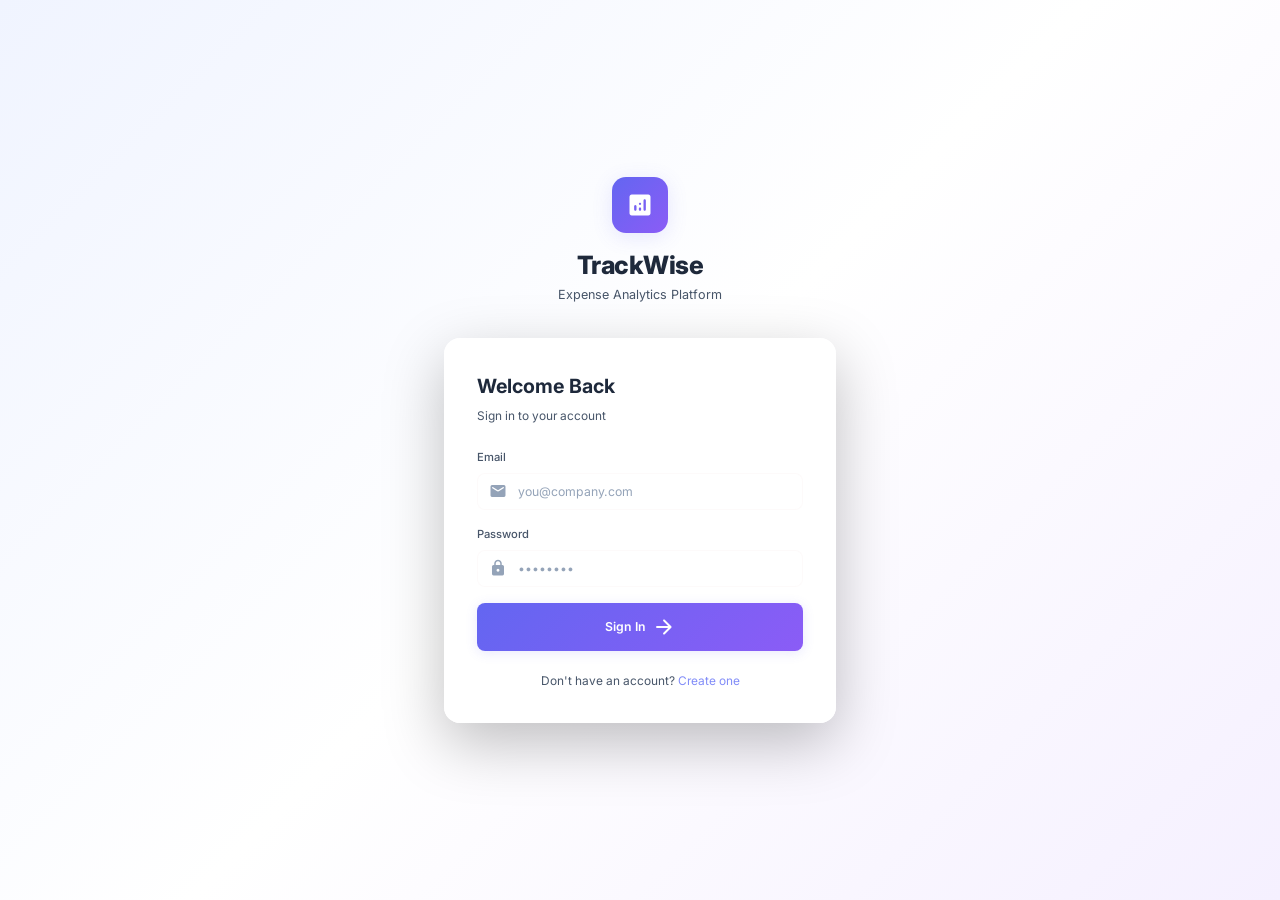
<file: trackwise-maven/target/classes/static/index.html>
<!DOCTYPE html>
<html lang="en">

<head>
    <meta charset="UTF-8">
    <meta name="viewport" content="width=device-width, initial-scale=1.0">
    <title>TrackWise — Expense Analytics Platform</title>
    <meta name="description"
        content="TrackWise — Industry-grade expense analytics with policy engine, multi-currency, and ERP integrations.">
    <link rel="preconnect" href="https://fonts.googleapis.com">
    <link href="https://fonts.googleapis.com/css2?family=Inter:wght@300;400;500;600;700;800&display=swap"
        rel="stylesheet">
    <link href="https://fonts.googleapis.com/icon?family=Material+Icons+Round" rel="stylesheet">
    <link rel="stylesheet" href="styles.css">
</head>

<body>

    <!-- ═══ AUTH SCREEN ═══ -->
    <div id="auth-screen" class="auth-screen" style="display:flex">
        <div class="auth-bg"></div>
        <div class="auth-container">
            <div class="auth-brand">
                <div class="brand-icon"><span class="material-icons-round">analytics</span></div>
                <h1>TrackWise</h1>
                <p>Expense Analytics Platform</p>
            </div>
            <div class="auth-card glass">
                <!-- Login Form -->
                <form id="login-form" class="auth-form active">
                    <h2>Welcome Back</h2>
                    <p class="auth-sub">Sign in to your account</p>
                    <div class="form-group">
                        <label for="login-email">Email</label>
                        <div class="input-icon"><span class="material-icons-round">mail</span>
                            <input type="email" id="login-email" placeholder="you@company.com" required>
                        </div>
                    </div>
                    <div class="form-group">
                        <label for="login-password">Password</label>
                        <div class="input-icon"><span class="material-icons-round">lock</span>
                            <input type="password" id="login-password" placeholder="••••••••" required>
                        </div>
                    </div>
                    <div id="auth-error" class="alert alert-error" style="display:none"></div>
                    <button type="submit" class="btn btn-primary btn-full" id="login-btn">
                        <span>Sign In</span><span class="material-icons-round">arrow_forward</span>
                    </button>
                    <p class="auth-toggle">Don't have an account? <a href="#" id="show-register">Create one</a></p>
                </form>
                <!-- Register Form -->
                <form id="register-form" class="auth-form">
                    <h2>Create Account</h2>
                    <p class="auth-sub">Join your team on TrackWise</p>
                    <div class="form-row">
                        <div class="form-group">
                            <label for="reg-first">First Name</label>
                            <input type="text" id="reg-first" placeholder="John" required>
                        </div>
                        <div class="form-group">
                            <label for="reg-last">Last Name</label>
                            <input type="text" id="reg-last" placeholder="Doe" required>
                        </div>
                    </div>
                    <div class="form-group">
                        <label for="reg-email">Email</label>
                        <div class="input-icon"><span class="material-icons-round">mail</span>
                            <input type="email" id="reg-email" placeholder="you@company.com" required>
                        </div>
                    </div>
                    <div class="form-row">
                        <div class="form-group">
                            <label for="reg-role">Account Type</label>
                            <select id="reg-role">
                                <option value="3">Employee</option>
                                <option value="1">Admin</option>
                                <option value="2">Manager</option>
                            </select>
                        </div>
                        <div class="form-group">
                            <label for="reg-dept">Department</label>
                            <select id="reg-dept">
                                <option value="1">General</option>
                                <option value="2">Engineering</option>
                                <option value="3">Marketing</option>
                                <option value="4">Sales</option>
                                <option value="5">Finance</option>
                            </select>
                        </div>
                    </div>
                    <div class="form-group">
                        <label for="reg-password">Password</label>
                        <div class="input-icon"><span class="material-icons-round">lock</span>
                            <input type="password" id="reg-password" placeholder="Min 8 characters" required
                                minlength="8">
                        </div>
                    </div>
                    <div id="reg-error" class="alert alert-error" style="display:none"></div>
                    <button type="submit" class="btn btn-primary btn-full" id="register-btn">
                        <span>Create Account</span><span class="material-icons-round">person_add</span>
                    </button>
                    <p class="auth-toggle">Already have an account? <a href="#" id="show-login">Sign in</a></p>
                </form>
            </div>
        </div>
    </div>

    <!-- ═══ MAIN APP ═══ -->
    <div id="app" class="app" style="display:none">
        <!-- Sidebar -->
        <aside class="sidebar" id="sidebar">
            <div class="sidebar-brand">
                <span class="material-icons-round">analytics</span>
                <span class="brand-text">TrackWise</span>
            </div>
            <nav class="sidebar-nav">
                <a href="#" class="nav-item active" data-page="dashboard">
                    <span class="material-icons-round">dashboard</span><span class="nav-text">Dashboard</span>
                </a>
                <a href="#" class="nav-item" data-page="expenses">
                    <span class="material-icons-round">receipt_long</span><span class="nav-text">Expenses</span>
                </a>
                <a href="#" class="nav-item" data-page="approvals">
                    <span class="material-icons-round">check_circle</span><span class="nav-text">Approvals</span>
                </a>
                <div class="nav-divider"></div>
                <a href="#" class="nav-item" data-page="currency">
                    <span class="material-icons-round">currency_exchange</span><span class="nav-text">Currency</span>
                </a>
                <a href="#" class="nav-item" data-page="notifications">
                    <span class="material-icons-round">notifications</span><span class="nav-text">Notifications</span>
                </a>

            </nav>
            <div class="sidebar-footer">
                <div class="user-info">
                    <div class="avatar" id="user-avatar">JD</div>
                    <div class="user-details">
                        <span class="user-name" id="user-name">John Doe</span>
                        <span class="user-role" id="user-role">Employee</span>
                    </div>
                </div>
                <button class="btn-icon" id="logout-btn" title="Logout">
                    <span class="material-icons-round">logout</span>
                </button>
            </div>
        </aside>

        <!-- Main Content Area -->
        <main class="main-content">
            <header class="topbar">
                <button class="btn-icon mobile-toggle" id="menu-toggle">
                    <span class="material-icons-round">menu</span>
                </button>
                <h2 class="page-title" id="page-title">Dashboard</h2>
                <div class="topbar-actions">
                    <button class="btn btn-primary btn-sm" id="new-expense-btn">
                        <span class="material-icons-round">add</span><span>New Expense</span>
                    </button>
                </div>
            </header>
            <div class="content-area" id="content-area">
                <!-- Pages rendered here by JS -->
            </div>
        </main>
    </div>

    <!-- ═══ NEW EXPENSE MODAL ═══ -->
    <div class="modal-overlay" id="expense-modal" style="display:none">
        <div class="modal glass">
            <div class="modal-header">
                <h3>Submit New Expense</h3>
                <button class="btn-icon modal-close" id="modal-close"><span
                        class="material-icons-round">close</span></button>
            </div>
            <form id="expense-form" class="modal-body">
                <div class="form-row">
                    <div class="form-group"><label>Title</label>
                        <input type="text" id="exp-title" placeholder="Business lunch" required>
                    </div>
                    <div class="form-group"><label>Vendor</label>
                        <input type="text" id="exp-vendor" placeholder="Restaurant name">
                    </div>
                </div>
                <div class="form-row">
                    <div class="form-group"><label>Amount</label>
                        <input type="number" id="exp-amount" step="0.01" placeholder="0.00" required>
                    </div>
                    <div class="form-group"><label>Currency</label>
                        <select id="exp-currency">
                            <option>USD</option>
                            <option>EUR</option>
                            <option>GBP</option>
                            <option>INR</option>
                            <option>JPY</option>
                        </select>
                    </div>
                </div>
                <div class="form-row">
                    <div class="form-group"><label>Category</label>
                        <select id="exp-category">
                            <option value="1">Travel</option>
                            <option value="2">Meals</option>
                            <option value="3">Supplies</option>
                            <option value="4">Software</option>
                            <option value="5">Equipment</option>
                            <option value="6">Training</option>
                        </select>
                    </div>
                    <div class="form-group"><label>Date</label>
                        <input type="date" id="exp-date" required>
                    </div>
                </div>
                <div class="form-group"><label>Description</label>
                    <textarea id="exp-desc" rows="2" placeholder="Brief description..."></textarea>
                </div>
                <div class="form-group"><label>Receipt URL</label>
                    <input type="url" id="exp-receipt" placeholder="https://...">
                </div>
                <div class="modal-footer">
                    <button type="button" class="btn btn-ghost" id="modal-cancel">Cancel</button>
                    <button type="submit" class="btn btn-primary"><span class="material-icons-round">send</span>Submit
                        Expense</button>
                </div>
            </form>
        </div>
    </div>

    <!-- Toast notifications -->
    <div class="toast-container" id="toast-container"></div>

    <script src="app.js"></script>
</body>

</html>
</file>
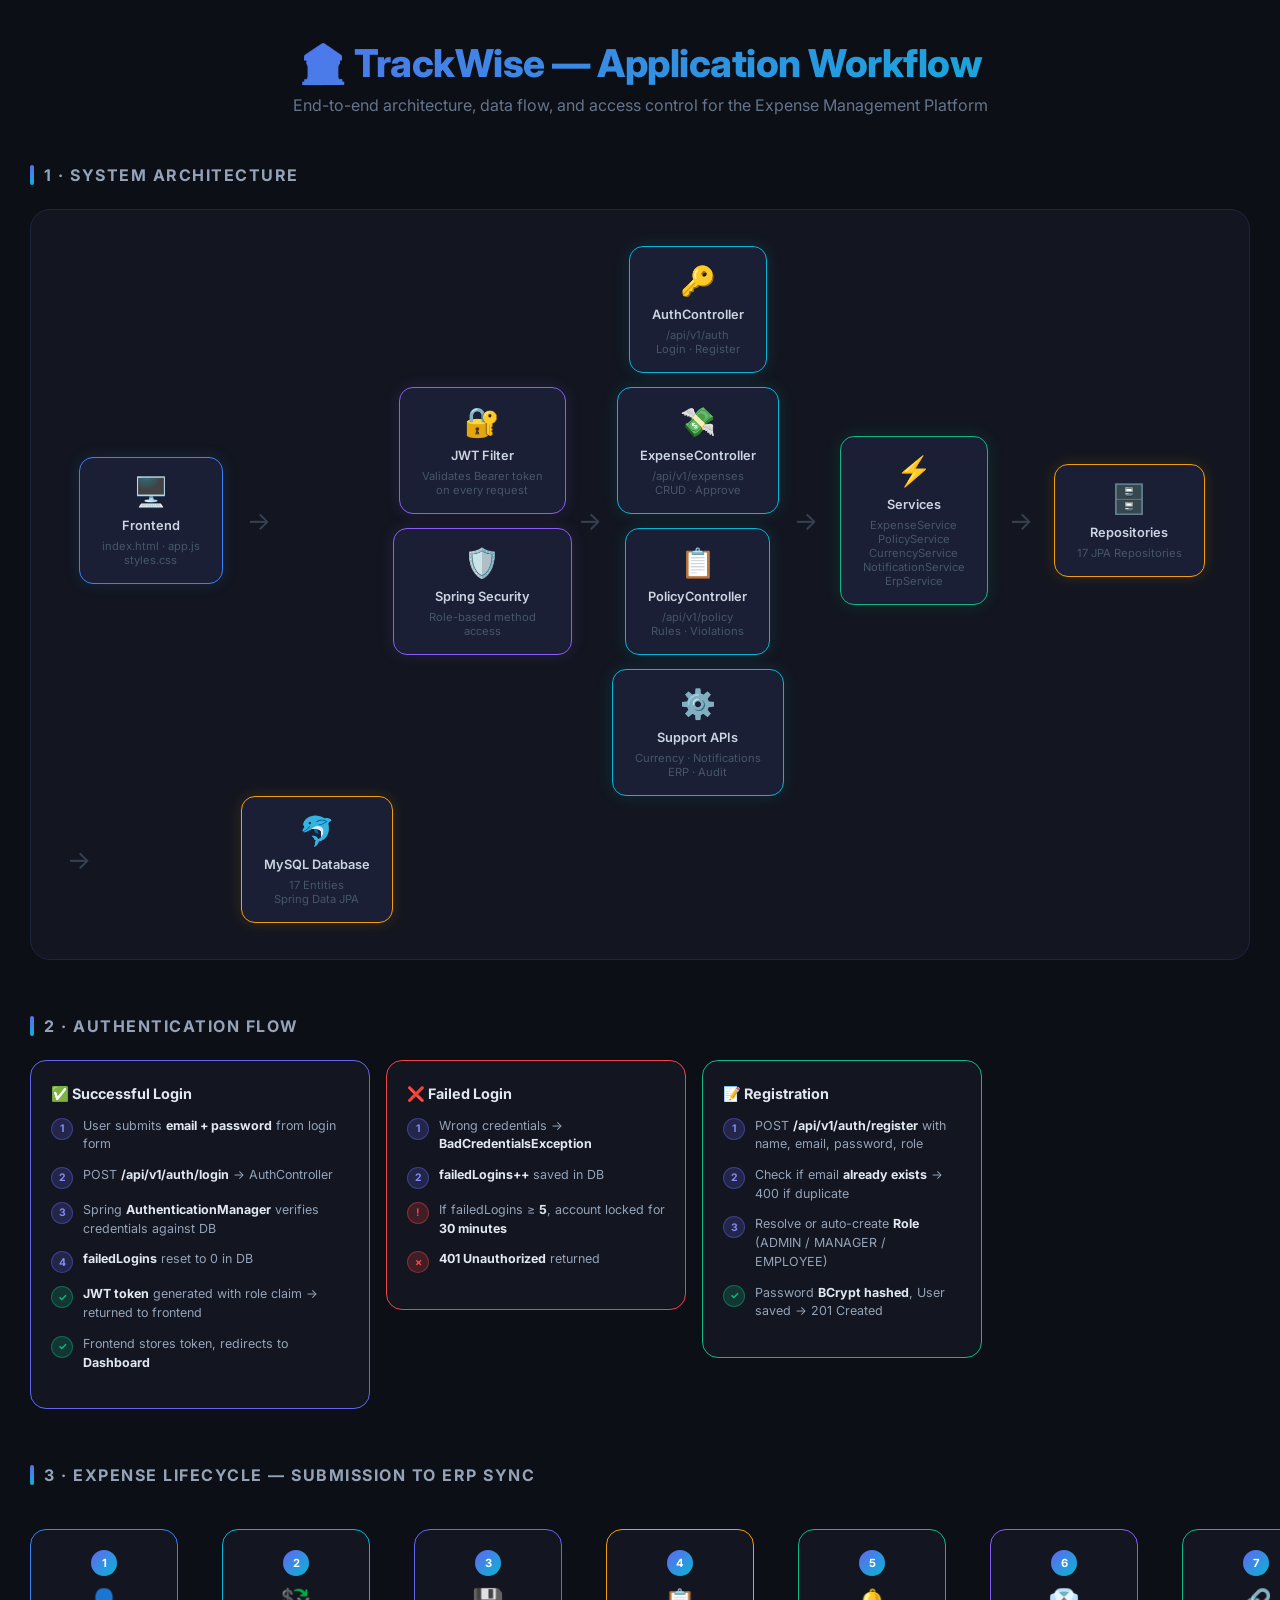
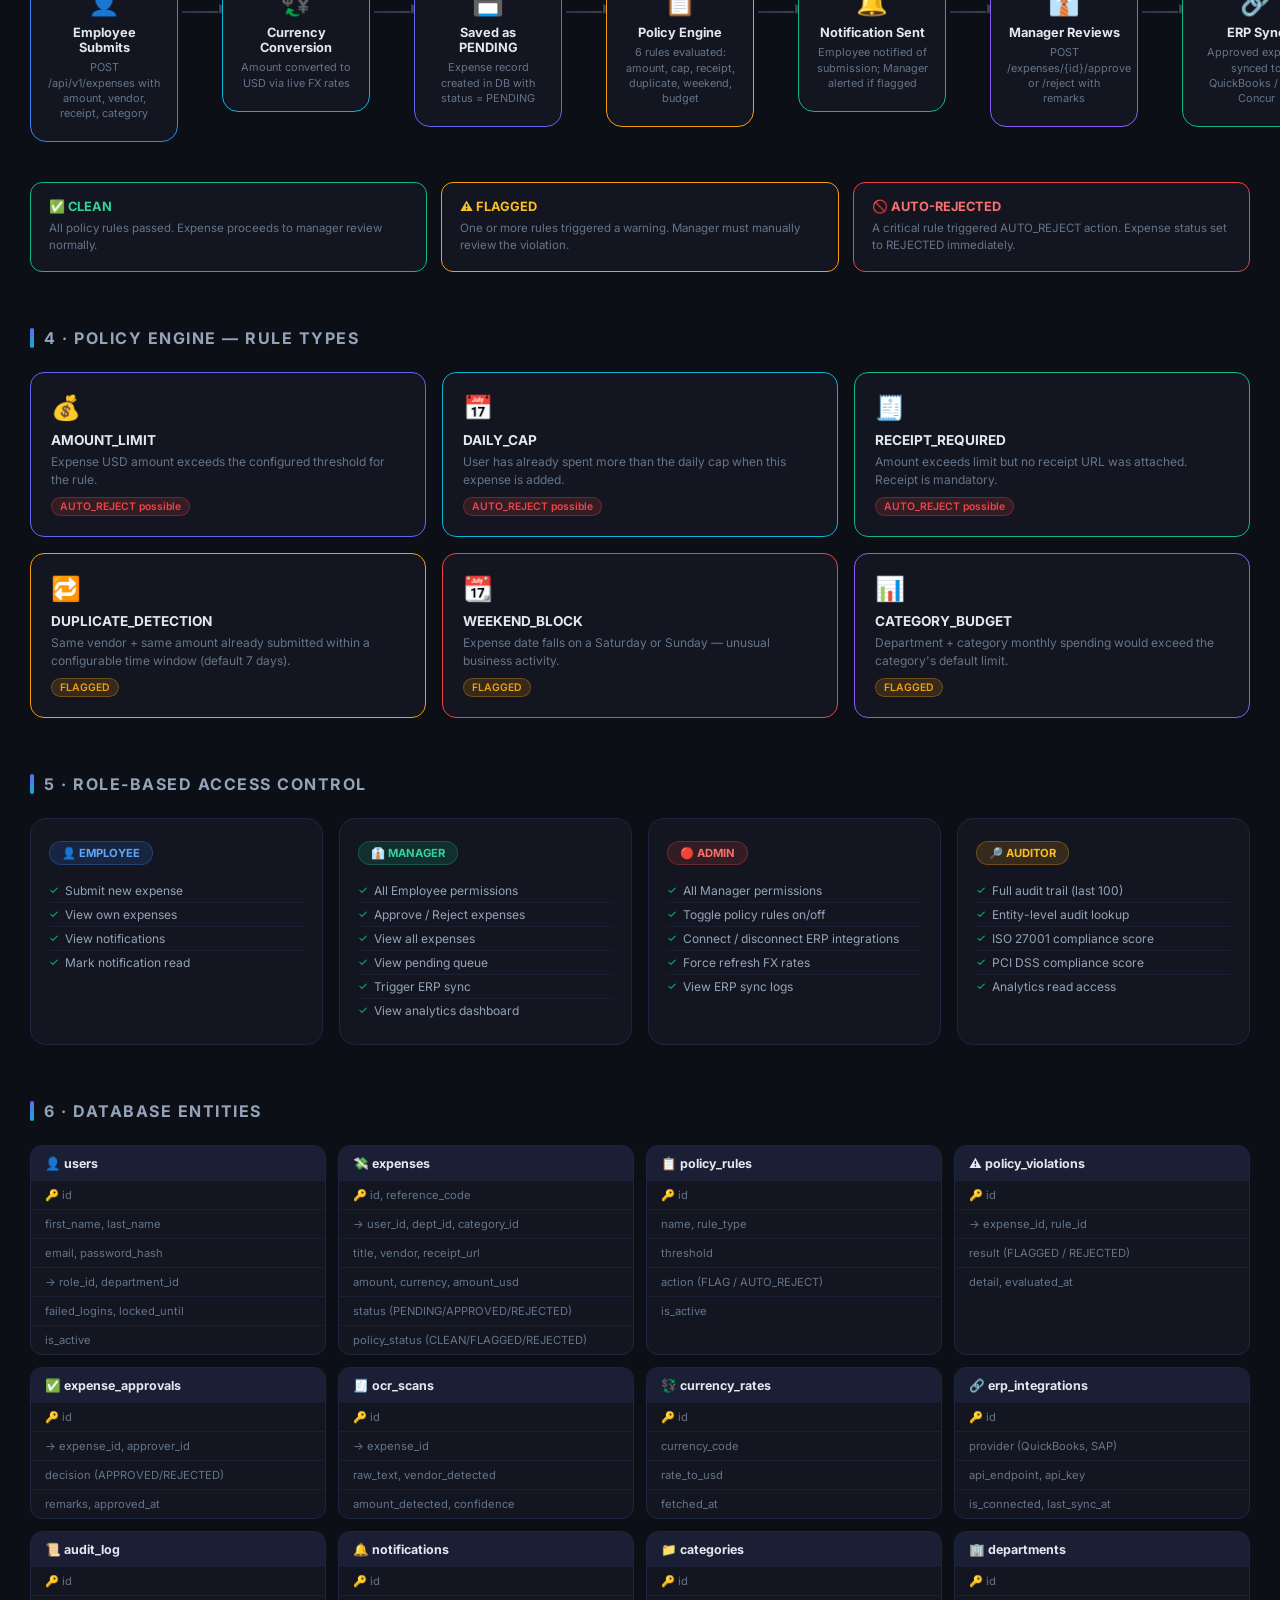
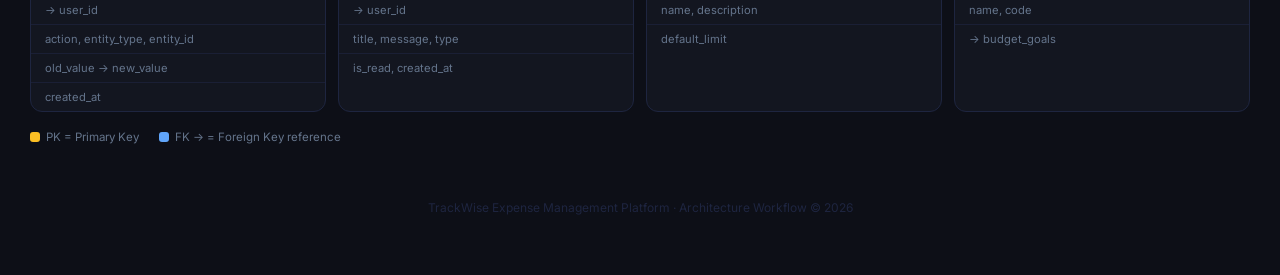
<file: trackwise-workflow.html>
<!DOCTYPE html>
<html lang="en">

<head>
    <meta charset="UTF-8" />
    <meta name="viewport" content="width=device-width, initial-scale=1.0" />
    <title>TrackWise — Workflow Diagram</title>
    <style>
        @import url('https://fonts.googleapis.com/css2?family=Inter:wght@300;400;600;700;800&display=swap');

        * {
            box-sizing: border-box;
            margin: 0;
            padding: 0;
        }

        body {
            font-family: 'Inter', sans-serif;
            background: #0d0f17;
            color: #e2e8f0;
            min-height: 100vh;
            padding: 40px 30px;
        }

        /* ─── Page Header ─────────────────────────────────────── */
        .page-header {
            text-align: center;
            margin-bottom: 50px;
        }

        .page-header h1 {
            font-size: 2.4rem;
            font-weight: 800;
            background: linear-gradient(135deg, #6366f1, #06b6d4);
            -webkit-background-clip: text;
            -webkit-text-fill-color: transparent;
            letter-spacing: -0.5px;
        }

        .page-header p {
            color: #64748b;
            margin-top: 8px;
            font-size: 1rem;
        }

        /* ─── Section Titles ──────────────────────────────────── */
        .section {
            margin-bottom: 56px;
        }

        .section-title {
            display: flex;
            align-items: center;
            gap: 10px;
            font-size: 1rem;
            font-weight: 700;
            text-transform: uppercase;
            letter-spacing: 1.5px;
            color: #94a3b8;
            margin-bottom: 24px;
        }

        .section-title::before {
            content: '';
            display: block;
            width: 4px;
            height: 20px;
            border-radius: 4px;
            background: linear-gradient(135deg, #6366f1, #06b6d4);
        }

        /* ─── SYSTEM ARCHITECTURE ─────────────────────────────── */
        .arch-grid {
            display: grid;
            grid-template-columns: 1fr auto 1fr auto 1fr auto 1fr auto 1fr;
            align-items: center;
            gap: 0;
            background: #131620;
            border: 1px solid #1e2540;
            border-radius: 20px;
            padding: 36px 30px;
            overflow-x: auto;
        }

        .arch-layer {
            display: flex;
            flex-direction: column;
            align-items: center;
            gap: 14px;
        }

        .arch-box {
            background: #1a1f35;
            border: 1px solid #2a3050;
            border-radius: 14px;
            padding: 16px 22px;
            text-align: center;
            min-width: 130px;
            transition: transform .2s, box-shadow .2s;
            cursor: default;
        }

        .arch-box:hover {
            transform: translateY(-4px);
            box-shadow: 0 8px 30px rgba(99, 102, 241, .25);
        }

        .arch-box .icon {
            font-size: 1.8rem;
            display: block;
            margin-bottom: 8px;
        }

        .arch-box .label {
            font-size: .8rem;
            font-weight: 600;
            color: #cbd5e1;
            line-height: 1.4;
        }

        .arch-box .sub {
            font-size: .7rem;
            color: #475569;
            margin-top: 4px;
        }

        .arch-box.blue {
            border-color: #3b82f6;
            box-shadow: 0 0 15px rgba(59, 130, 246, .15);
        }

        .arch-box.green {
            border-color: #10b981;
            box-shadow: 0 0 15px rgba(16, 185, 129, .15);
        }

        .arch-box.purple {
            border-color: #8b5cf6;
            box-shadow: 0 0 15px rgba(139, 92, 246, .15);
        }

        .arch-box.cyan {
            border-color: #06b6d4;
            box-shadow: 0 0 15px rgba(6, 182, 212, .15);
        }

        .arch-box.amber {
            border-color: #f59e0b;
            box-shadow: 0 0 15px rgba(245, 158, 11, .15);
        }

        .arch-arrow {
            font-size: 1.6rem;
            color: #374151;
            padding: 0 6px;
            display: flex;
            align-items: center;
        }

        /* ─── EXPENSE FLOW ────────────────────────────────────── */
        .flow-wrapper {
            position: relative;
            padding: 20px 0;
        }

        .flow-row {
            display: flex;
            align-items: stretch;
            gap: 0;
            margin-bottom: 0;
        }

        .flow-step {
            display: flex;
            flex-direction: column;
            align-items: center;
            position: relative;
            flex: 1;
        }

        .flow-card {
            background: #131620;
            border: 1.5px solid #1e2540;
            border-radius: 16px;
            padding: 20px 16px;
            text-align: center;
            width: 148px;
            transition: transform .2s, box-shadow .2s;
            cursor: default;
            position: relative;
            z-index: 1;
        }

        .flow-card:hover {
            transform: translateY(-5px);
            box-shadow: 0 12px 35px rgba(0, 0, 0, .4);
        }

        .flow-card .step-num {
            width: 26px;
            height: 26px;
            background: linear-gradient(135deg, #6366f1, #06b6d4);
            border-radius: 50%;
            font-size: .7rem;
            font-weight: 700;
            display: flex;
            align-items: center;
            justify-content: center;
            margin: 0 auto 10px;
            color: #fff;
        }

        .flow-card .step-icon {
            font-size: 1.6rem;
            margin-bottom: 8px;
        }

        .flow-card .step-title {
            font-size: .8rem;
            font-weight: 700;
            color: #e2e8f0;
        }

        .flow-card .step-desc {
            font-size: .68rem;
            color: #64748b;
            margin-top: 5px;
            line-height: 1.4;
        }

        .flow-card.blue-c {
            border-color: #3b82f6;
        }

        .flow-card.indigo-c {
            border-color: #6366f1;
        }

        .flow-card.green-c {
            border-color: #10b981;
        }

        .flow-card.amber-c {
            border-color: #f59e0b;
        }

        .flow-card.red-c {
            border-color: #ef4444;
        }

        .flow-card.cyan-c {
            border-color: #06b6d4;
        }

        .flow-card.purple-c {
            border-color: #8b5cf6;
        }

        .flow-connector {
            display: flex;
            align-items: center;
            padding: 0 4px;
            padding-bottom: 48px;
        }

        .flow-connector .arrow-line {
            width: 36px;
            height: 2px;
            background: linear-gradient(90deg, #2a3050, #374151);
            position: relative;
        }

        .flow-connector .arrow-line::after {
            content: '▶';
            position: absolute;
            right: -10px;
            top: -9px;
            font-size: .7rem;
            color: #374151;
        }

        /* ─── POLICY ENGINE ───────────────────────────────────── */
        .policy-grid {
            display: grid;
            grid-template-columns: repeat(3, 1fr);
            gap: 16px;
        }

        .policy-card {
            background: #131620;
            border: 1px solid #1e2540;
            border-radius: 14px;
            padding: 20px;
            transition: transform .2s;
        }

        .policy-card:hover {
            transform: translateY(-3px);
        }

        .policy-card .p-icon {
            font-size: 1.5rem;
            margin-bottom: 10px;
        }

        .policy-card .p-name {
            font-size: .85rem;
            font-weight: 700;
            color: #e2e8f0;
        }

        .policy-card .p-desc {
            font-size: .75rem;
            color: #64748b;
            margin-top: 5px;
            line-height: 1.5;
        }

        .badge {
            display: inline-block;
            font-size: .65rem;
            font-weight: 600;
            padding: 2px 8px;
            border-radius: 99px;
            margin-top: 8px;
        }

        .badge.reject {
            background: rgba(239, 68, 68, .15);
            color: #ef4444;
            border: 1px solid rgba(239, 68, 68, .3);
        }

        .badge.flag {
            background: rgba(245, 158, 11, .15);
            color: #f59e0b;
            border: 1px solid rgba(245, 158, 11, .3);
        }

        /* ─── AUTH FLOW ───────────────────────────────────────── */
        .auth-flow {
            display: flex;
            gap: 16px;
            align-items: flex-start;
            flex-wrap: wrap;
        }

        .auth-card {
            background: #131620;
            border: 1px solid #1e2540;
            border-radius: 16px;
            padding: 24px 20px;
            flex: 1;
            min-width: 200px;
        }

        .auth-card h3 {
            font-size: .9rem;
            font-weight: 700;
            margin-bottom: 14px;
        }

        .auth-step {
            display: flex;
            align-items: flex-start;
            gap: 10px;
            margin-bottom: 12px;
        }

        .auth-step .dot {
            width: 22px;
            height: 22px;
            min-width: 22px;
            border-radius: 50%;
            font-size: .65rem;
            font-weight: 700;
            display: flex;
            align-items: center;
            justify-content: center;
            margin-top: 1px;
        }

        .dot.ok {
            background: rgba(16, 185, 129, .2);
            color: #10b981;
            border: 1px solid rgba(16, 185, 129, .4);
        }

        .dot.err {
            background: rgba(239, 68, 68, .2);
            color: #ef4444;
            border: 1px solid rgba(239, 68, 68, .4);
        }

        .dot.num {
            background: rgba(99, 102, 241, .2);
            color: #818cf8;
            border: 1px solid rgba(99, 102, 241, .4);
        }

        .auth-step .txt {
            font-size: .78rem;
            color: #94a3b8;
            line-height: 1.5;
        }

        .auth-step .txt strong {
            color: #e2e8f0;
        }

        /* ─── ROLES ───────────────────────────────────────────── */
        .roles-grid {
            display: grid;
            grid-template-columns: repeat(4, 1fr);
            gap: 16px;
        }

        .role-card {
            background: #131620;
            border-radius: 16px;
            padding: 22px 18px;
            border: 1px solid #1e2540;
            transition: transform .2s;
        }

        .role-card:hover {
            transform: translateY(-3px);
        }

        .role-badge {
            display: inline-block;
            font-size: .7rem;
            font-weight: 700;
            padding: 4px 12px;
            border-radius: 99px;
            margin-bottom: 14px;
        }

        .role-emp {
            background: rgba(59, 130, 246, .15);
            color: #60a5fa;
            border: 1px solid rgba(59, 130, 246, .3);
        }

        .role-mgr {
            background: rgba(16, 185, 129, .15);
            color: #34d399;
            border: 1px solid rgba(16, 185, 129, .3);
        }

        .role-adm {
            background: rgba(239, 68, 68, .15);
            color: #f87171;
            border: 1px solid rgba(239, 68, 68, .3);
        }

        .role-aud {
            background: rgba(245, 158, 11, .15);
            color: #fbbf24;
            border: 1px solid rgba(245, 158, 11, .3);
        }

        .perm-list {
            list-style: none;
        }

        .perm-list li {
            font-size: .75rem;
            color: #94a3b8;
            padding: 4px 0;
            border-bottom: 1px solid #1a1f35;
            display: flex;
            align-items: center;
            gap: 6px;
        }

        .perm-list li:last-child {
            border: none;
        }

        .perm-list li::before {
            content: '✓';
            color: #10b981;
            font-size: .7rem;
        }

        /* ─── DB ENTITIES ─────────────────────────────────────── */
        .db-grid {
            display: grid;
            grid-template-columns: repeat(4, 1fr);
            gap: 12px;
        }

        .db-table {
            background: #131620;
            border: 1px solid #1e2540;
            border-radius: 12px;
            overflow: hidden;
        }

        .db-table .db-header {
            background: #1a1f35;
            padding: 10px 14px;
            font-size: .78rem;
            font-weight: 700;
            color: #e2e8f0;
            display: flex;
            align-items: center;
            gap: 6px;
        }

        .db-table .db-col {
            padding: 7px 14px;
            font-size: .7rem;
            color: #64748b;
            border-bottom: 1px solid #1a1f35;
        }

        .db-table .db-col:last-child {
            border: none;
        }

        .pk {
            color: #fbbf24;
        }

        .fk {
            color: #60a5fa;
        }

        /* ─── Legend ──────────────────────────────────────────── */
        .legend {
            display: flex;
            gap: 20px;
            flex-wrap: wrap;
            margin-top: 10px;
        }

        .legend-item {
            display: flex;
            align-items: center;
            gap: 6px;
            font-size: .72rem;
            color: #64748b;
        }

        .legend-dot {
            width: 10px;
            height: 10px;
            border-radius: 3px;
        }

        /* responsive */
        @media (max-width: 900px) {
            .roles-grid {
                grid-template-columns: repeat(2, 1fr);
            }

            .db-grid {
                grid-template-columns: repeat(2, 1fr);
            }

            .policy-grid {
                grid-template-columns: repeat(2, 1fr);
            }

            .arch-grid {
                grid-template-columns: 1fr;
            }

            .arch-arrow {
                transform: rotate(90deg);
                margin: 8px 0;
            }
        }
    </style>
</head>

<body>

    <!-- ══ PAGE HEADER ══════════════════════════════════════════ -->
    <div class="page-header">
        <h1>🏦 TrackWise — Application Workflow</h1>
        <p>End-to-end architecture, data flow, and access control for the Expense Management Platform</p>
    </div>

    <!-- ══ 1. SYSTEM ARCHITECTURE ══════════════════════════════ -->
    <div class="section">
        <div class="section-title">1 · System Architecture</div>
        <div class="arch-grid">

            <div class="arch-layer">
                <div class="arch-box blue">
                    <span class="icon">🖥️</span>
                    <div class="label">Frontend</div>
                    <div class="sub">index.html · app.js<br />styles.css</div>
                </div>
            </div>

            <div class="arch-arrow">→</div>

            <div class="arch-layer">
                <div class="arch-box purple">
                    <span class="icon">🔐</span>
                    <div class="label">JWT Filter</div>
                    <div class="sub">Validates Bearer token<br />on every request</div>
                </div>
                <div class="arch-box purple">
                    <span class="icon">🛡️</span>
                    <div class="label">Spring Security</div>
                    <div class="sub">Role-based method access</div>
                </div>
            </div>

            <div class="arch-arrow">→</div>

            <div class="arch-layer">
                <div class="arch-box cyan">
                    <span class="icon">🔑</span>
                    <div class="label">AuthController</div>
                    <div class="sub">/api/v1/auth<br />Login · Register</div>
                </div>
                <div class="arch-box cyan">
                    <span class="icon">💸</span>
                    <div class="label">ExpenseController</div>
                    <div class="sub">/api/v1/expenses<br />CRUD · Approve</div>
                </div>
                <div class="arch-box cyan">
                    <span class="icon">📋</span>
                    <div class="label">PolicyController</div>
                    <div class="sub">/api/v1/policy<br />Rules · Violations</div>
                </div>
                <div class="arch-box cyan">
                    <span class="icon">⚙️</span>
                    <div class="label">Support APIs</div>
                    <div class="sub">Currency · Notifications<br />ERP · Audit</div>
                </div>
            </div>

            <div class="arch-arrow">→</div>

            <div class="arch-layer">
                <div class="arch-box green">
                    <span class="icon">⚡</span>
                    <div class="label">Services</div>
                    <div class="sub">
                        ExpenseService<br />PolicyService<br />CurrencyService<br />NotificationService<br />ErpService
                    </div>
                </div>
            </div>

            <div class="arch-arrow">→</div>

            <div class="arch-layer">
                <div class="arch-box amber">
                    <span class="icon">🗄️</span>
                    <div class="label">Repositories</div>
                    <div class="sub">17 JPA Repositories</div>
                </div>
            </div>

            <div class="arch-arrow">→</div>

            <div class="arch-layer">
                <div class="arch-box amber">
                    <span class="icon">🐬</span>
                    <div class="label">MySQL Database</div>
                    <div class="sub">17 Entities<br />Spring Data JPA</div>
                </div>
            </div>

        </div>
    </div>

    <!-- ══ 2. AUTHENTICATION FLOW ═══════════════════════════════ -->
    <div class="section">
        <div class="section-title">2 · Authentication Flow</div>
        <div class="auth-flow">

            <div class="auth-card" style="border-color:#6366f1; max-width:340px;">
                <h3>✅ Successful Login</h3>
                <div class="auth-step">
                    <div class="dot num">1</div>
                    <div class="txt">User submits <strong>email + password</strong> from login form</div>
                </div>
                <div class="auth-step">
                    <div class="dot num">2</div>
                    <div class="txt">POST <strong>/api/v1/auth/login</strong> → AuthController</div>
                </div>
                <div class="auth-step">
                    <div class="dot num">3</div>
                    <div class="txt">Spring <strong>AuthenticationManager</strong> verifies credentials against DB</div>
                </div>
                <div class="auth-step">
                    <div class="dot num">4</div>
                    <div class="txt"><strong>failedLogins</strong> reset to 0 in DB</div>
                </div>
                <div class="auth-step">
                    <div class="dot ok">✓</div>
                    <div class="txt"><strong>JWT token</strong> generated with role claim → returned to frontend</div>
                </div>
                <div class="auth-step">
                    <div class="dot ok">✓</div>
                    <div class="txt">Frontend stores token, redirects to <strong>Dashboard</strong></div>
                </div>
            </div>

            <div class="auth-card" style="border-color:#ef4444; max-width:300px;">
                <h3>❌ Failed Login</h3>
                <div class="auth-step">
                    <div class="dot num">1</div>
                    <div class="txt">Wrong credentials → <strong>BadCredentialsException</strong></div>
                </div>
                <div class="auth-step">
                    <div class="dot num">2</div>
                    <div class="txt"><strong>failedLogins++</strong> saved in DB</div>
                </div>
                <div class="auth-step">
                    <div class="dot err">!</div>
                    <div class="txt">If failedLogins ≥ <strong>5</strong>, account locked for <strong>30
                            minutes</strong></div>
                </div>
                <div class="auth-step">
                    <div class="dot err">✗</div>
                    <div class="txt"><strong>401 Unauthorized</strong> returned</div>
                </div>
            </div>

            <div class="auth-card" style="border-color:#10b981; max-width:280px;">
                <h3>📝 Registration</h3>
                <div class="auth-step">
                    <div class="dot num">1</div>
                    <div class="txt">POST <strong>/api/v1/auth/register</strong> with name, email, password, role</div>
                </div>
                <div class="auth-step">
                    <div class="dot num">2</div>
                    <div class="txt">Check if email <strong>already exists</strong> → 400 if duplicate</div>
                </div>
                <div class="auth-step">
                    <div class="dot num">3</div>
                    <div class="txt">Resolve or auto-create <strong>Role</strong> (ADMIN / MANAGER / EMPLOYEE)</div>
                </div>
                <div class="auth-step">
                    <div class="dot ok">✓</div>
                    <div class="txt">Password <strong>BCrypt hashed</strong>, User saved → 201 Created</div>
                </div>
            </div>

        </div>
    </div>

    <!-- ══ 3. EXPENSE SUBMISSION FLOW ═══════════════════════════ -->
    <div class="section">
        <div class="section-title">3 · Expense Lifecycle — Submission to ERP Sync</div>
        <div class="flow-wrapper">
            <div class="flow-row">

                <div class="flow-step">
                    <div class="flow-card blue-c">
                        <div class="step-num">1</div>
                        <div class="step-icon">👤</div>
                        <div class="step-title">Employee Submits</div>
                        <div class="step-desc">POST /api/v1/expenses with amount, vendor, receipt, category</div>
                    </div>
                </div>
                <div class="flow-connector">
                    <div class="arrow-line"></div>
                </div>

                <div class="flow-step">
                    <div class="flow-card cyan-c">
                        <div class="step-num">2</div>
                        <div class="step-icon">💱</div>
                        <div class="step-title">Currency Conversion</div>
                        <div class="step-desc">Amount converted to USD via live FX rates</div>
                    </div>
                </div>
                <div class="flow-connector">
                    <div class="arrow-line"></div>
                </div>

                <div class="flow-step">
                    <div class="flow-card indigo-c">
                        <div class="step-num">3</div>
                        <div class="step-icon">💾</div>
                        <div class="step-title">Saved as PENDING</div>
                        <div class="step-desc">Expense record created in DB with status = PENDING</div>
                    </div>
                </div>
                <div class="flow-connector">
                    <div class="arrow-line"></div>
                </div>

                <div class="flow-step">
                    <div class="flow-card amber-c">
                        <div class="step-num">4</div>
                        <div class="step-icon">📋</div>
                        <div class="step-title">Policy Engine</div>
                        <div class="step-desc">6 rules evaluated: amount, cap, receipt, duplicate, weekend, budget</div>
                    </div>
                </div>
                <div class="flow-connector">
                    <div class="arrow-line"></div>
                </div>

                <div class="flow-step">
                    <div class="flow-card green-c">
                        <div class="step-num">5</div>
                        <div class="step-icon">🔔</div>
                        <div class="step-title">Notification Sent</div>
                        <div class="step-desc">Employee notified of submission; Manager alerted if flagged</div>
                    </div>
                </div>
                <div class="flow-connector">
                    <div class="arrow-line"></div>
                </div>

                <div class="flow-step">
                    <div class="flow-card purple-c">
                        <div class="step-num">6</div>
                        <div class="step-icon">👔</div>
                        <div class="step-title">Manager Reviews</div>
                        <div class="step-desc">POST /expenses/{id}/approve or /reject with remarks</div>
                    </div>
                </div>
                <div class="flow-connector">
                    <div class="arrow-line"></div>
                </div>

                <div class="flow-step">
                    <div class="flow-card green-c">
                        <div class="step-num">7</div>
                        <div class="step-icon">🔗</div>
                        <div class="step-title">ERP Sync</div>
                        <div class="step-desc">Approved expense synced to QuickBooks / SAP Concur</div>
                    </div>
                </div>

            </div>
        </div>

        <!-- Policy outcomes row -->
        <div style="display:flex; gap:14px; margin-top:20px; flex-wrap:wrap;">
            <div
                style="flex:1; min-width:180px; background:#131620; border:1px solid #10b981; border-radius:12px; padding:16px 18px;">
                <div style="font-size:.8rem; font-weight:700; color:#34d399; margin-bottom:6px;">✅ CLEAN</div>
                <div style="font-size:.72rem; color:#64748b; line-height:1.5;">All policy rules passed. Expense proceeds
                    to manager review normally.</div>
            </div>
            <div
                style="flex:1; min-width:180px; background:#131620; border:1px solid #f59e0b; border-radius:12px; padding:16px 18px;">
                <div style="font-size:.8rem; font-weight:700; color:#fbbf24; margin-bottom:6px;">⚠️ FLAGGED</div>
                <div style="font-size:.72rem; color:#64748b; line-height:1.5;">One or more rules triggered a warning.
                    Manager must manually review the violation.</div>
            </div>
            <div
                style="flex:1; min-width:180px; background:#131620; border:1px solid #ef4444; border-radius:12px; padding:16px 18px;">
                <div style="font-size:.8rem; font-weight:700; color:#f87171; margin-bottom:6px;">🚫 AUTO-REJECTED</div>
                <div style="font-size:.72rem; color:#64748b; line-height:1.5;">A critical rule triggered AUTO_REJECT
                    action. Expense status set to REJECTED immediately.</div>
            </div>
        </div>
    </div>

    <!-- ══ 4. POLICY ENGINE ══════════════════════════════════════  -->
    <div class="section">
        <div class="section-title">4 · Policy Engine — Rule Types</div>
        <div class="policy-grid">

            <div class="policy-card" style="border-color:#6366f1;">
                <div class="p-icon">💰</div>
                <div class="p-name">AMOUNT_LIMIT</div>
                <div class="p-desc">Expense USD amount exceeds the configured threshold for the rule.</div>
                <span class="badge reject">AUTO_REJECT possible</span>
            </div>

            <div class="policy-card" style="border-color:#06b6d4;">
                <div class="p-icon">📅</div>
                <div class="p-name">DAILY_CAP</div>
                <div class="p-desc">User has already spent more than the daily cap when this expense is added.</div>
                <span class="badge reject">AUTO_REJECT possible</span>
            </div>

            <div class="policy-card" style="border-color:#10b981;">
                <div class="p-icon">🧾</div>
                <div class="p-name">RECEIPT_REQUIRED</div>
                <div class="p-desc">Amount exceeds limit but no receipt URL was attached. Receipt is mandatory.</div>
                <span class="badge reject">AUTO_REJECT possible</span>
            </div>

            <div class="policy-card" style="border-color:#f59e0b;">
                <div class="p-icon">🔁</div>
                <div class="p-name">DUPLICATE_DETECTION</div>
                <div class="p-desc">Same vendor + same amount already submitted within a configurable time window
                    (default 7 days).</div>
                <span class="badge flag">FLAGGED</span>
            </div>

            <div class="policy-card" style="border-color:#ef4444;">
                <div class="p-icon">📆</div>
                <div class="p-name">WEEKEND_BLOCK</div>
                <div class="p-desc">Expense date falls on a Saturday or Sunday — unusual business activity.</div>
                <span class="badge flag">FLAGGED</span>
            </div>

            <div class="policy-card" style="border-color:#8b5cf6;">
                <div class="p-icon">📊</div>
                <div class="p-name">CATEGORY_BUDGET</div>
                <div class="p-desc">Department + category monthly spending would exceed the category's default limit.
                </div>
                <span class="badge flag">FLAGGED</span>
            </div>

        </div>
    </div>

    <!-- ══ 5. ROLES ══════════════════════════════════════════════ -->
    <div class="section">
        <div class="section-title">5 · Role-Based Access Control</div>
        <div class="roles-grid">

            <div class="role-card">
                <div class="role-badge role-emp">👤 EMPLOYEE</div>
                <ul class="perm-list">
                    <li>Submit new expense</li>
                    <li>View own expenses</li>
                    <li>View notifications</li>
                    <li>Mark notification read</li>
                </ul>
            </div>

            <div class="role-card">
                <div class="role-badge role-mgr">👔 MANAGER</div>
                <ul class="perm-list">
                    <li>All Employee permissions</li>
                    <li>Approve / Reject expenses</li>
                    <li>View all expenses</li>
                    <li>View pending queue</li>
                    <li>Trigger ERP sync</li>
                    <li>View analytics dashboard</li>
                </ul>
            </div>

            <div class="role-card">
                <div class="role-badge role-adm">🔴 ADMIN</div>
                <ul class="perm-list">
                    <li>All Manager permissions</li>
                    <li>Toggle policy rules on/off</li>
                    <li>Connect / disconnect ERP integrations</li>
                    <li>Force refresh FX rates</li>
                    <li>View ERP sync logs</li>
                </ul>
            </div>

            <div class="role-card">
                <div class="role-badge role-aud">🔎 AUDITOR</div>
                <ul class="perm-list">
                    <li>Full audit trail (last 100)</li>
                    <li>Entity-level audit lookup</li>
                    <li>ISO 27001 compliance score</li>
                    <li>PCI DSS compliance score</li>
                    <li>Analytics read access</li>
                </ul>
            </div>

        </div>
    </div>

    <!-- ══ 6. DATABASE ENTITIES ══════════════════════════════════ -->
    <div class="section">
        <div class="section-title">6 · Database Entities</div>
        <div class="db-grid">

            <div class="db-table">
                <div class="db-header">👤 users</div>
                <div class="db-col pk">🔑 id</div>
                <div class="db-col">first_name, last_name</div>
                <div class="db-col">email, password_hash</div>
                <div class="db-col fk">→ role_id, department_id</div>
                <div class="db-col">failed_logins, locked_until</div>
                <div class="db-col">is_active</div>
            </div>

            <div class="db-table">
                <div class="db-header">💸 expenses</div>
                <div class="db-col pk">🔑 id, reference_code</div>
                <div class="db-col fk">→ user_id, dept_id, category_id</div>
                <div class="db-col">title, vendor, receipt_url</div>
                <div class="db-col">amount, currency, amount_usd</div>
                <div class="db-col">status (PENDING/APPROVED/REJECTED)</div>
                <div class="db-col">policy_status (CLEAN/FLAGGED/REJECTED)</div>
            </div>

            <div class="db-table">
                <div class="db-header">📋 policy_rules</div>
                <div class="db-col pk">🔑 id</div>
                <div class="db-col">name, rule_type</div>
                <div class="db-col">threshold</div>
                <div class="db-col">action (FLAG / AUTO_REJECT)</div>
                <div class="db-col">is_active</div>
            </div>

            <div class="db-table">
                <div class="db-header">⚠️ policy_violations</div>
                <div class="db-col pk">🔑 id</div>
                <div class="db-col fk">→ expense_id, rule_id</div>
                <div class="db-col">result (FLAGGED / REJECTED)</div>
                <div class="db-col">detail, evaluated_at</div>
            </div>

            <div class="db-table">
                <div class="db-header">✅ expense_approvals</div>
                <div class="db-col pk">🔑 id</div>
                <div class="db-col fk">→ expense_id, approver_id</div>
                <div class="db-col">decision (APPROVED/REJECTED)</div>
                <div class="db-col">remarks, approved_at</div>
            </div>

            <div class="db-table">
                <div class="db-header">🧾 ocr_scans</div>
                <div class="db-col pk">🔑 id</div>
                <div class="db-col fk">→ expense_id</div>
                <div class="db-col">raw_text, vendor_detected</div>
                <div class="db-col">amount_detected, confidence</div>
            </div>

            <div class="db-table">
                <div class="db-header">💱 currency_rates</div>
                <div class="db-col pk">🔑 id</div>
                <div class="db-col">currency_code</div>
                <div class="db-col">rate_to_usd</div>
                <div class="db-col">fetched_at</div>
            </div>

            <div class="db-table">
                <div class="db-header">🔗 erp_integrations</div>
                <div class="db-col pk">🔑 id</div>
                <div class="db-col">provider (QuickBooks, SAP)</div>
                <div class="db-col">api_endpoint, api_key</div>
                <div class="db-col">is_connected, last_sync_at</div>
            </div>

            <div class="db-table">
                <div class="db-header">📜 audit_log</div>
                <div class="db-col pk">🔑 id</div>
                <div class="db-col fk">→ user_id</div>
                <div class="db-col">action, entity_type, entity_id</div>
                <div class="db-col">old_value → new_value</div>
                <div class="db-col">created_at</div>
            </div>

            <div class="db-table">
                <div class="db-header">🔔 notifications</div>
                <div class="db-col pk">🔑 id</div>
                <div class="db-col fk">→ user_id</div>
                <div class="db-col">title, message, type</div>
                <div class="db-col">is_read, created_at</div>
            </div>

            <div class="db-table">
                <div class="db-header">📁 categories</div>
                <div class="db-col pk">🔑 id</div>
                <div class="db-col">name, description</div>
                <div class="db-col">default_limit</div>
            </div>

            <div class="db-table">
                <div class="db-header">🏢 departments</div>
                <div class="db-col pk">🔑 id</div>
                <div class="db-col">name, code</div>
                <div class="db-col fk">→ budget_goals</div>
            </div>

        </div>

        <!-- Legend -->
        <div class="legend" style="margin-top:18px;">
            <div class="legend-item">
                <div class="legend-dot" style="background:#fbbf24;"></div> PK = Primary Key
            </div>
            <div class="legend-item">
                <div class="legend-dot" style="background:#60a5fa;"></div> FK → = Foreign Key reference
            </div>
        </div>
    </div>

    <div style="text-align:center; color:#1e2540; font-size:.75rem; margin-top:20px; padding-bottom:20px;">
        TrackWise Expense Management Platform · Architecture Workflow © 2026
    </div>

</body>

</html>
</file>
<file: trackwise-maven/target/classes/static/styles.css>
/* ═══════════════════════════════════════════════════
   TrackWise — Design System
   Light theme · Clean White · Inter font
   ═══════════════════════════════════════════════════ */

:root {
    --bg-primary: #f0f4f8;
    --bg-secondary: #ffffff;
    --bg-card: rgba(255, 255, 255, 0.95);
    --bg-glass: rgba(255, 255, 255, 0.7);
    --bg-glass-hover: rgba(255, 255, 255, 0.95);
    --border: rgba(221, 192, 192, 0.08);
    --border-active: rgba(162, 162, 188, 0.5);
    --text-primary: #1e293b;
    --text-secondary: #475569;
    --text-muted: #94a3b8;
    --accent: #6366f1;
    --accent-light: #818cf8;
    --accent-glow: rgba(99, 102, 241, 0.15);
    --success: #10b981;
    --warning: #f59e0b;
    --danger: #ef4444;
    --info: #3b82f6;
    --gradient-1: linear-gradient(135deg, #6366f1 0%, #8b5cf6 100%);
    --gradient-2: linear-gradient(135deg, #3b82f6 0%, #6366f1 100%);
    --gradient-3: linear-gradient(135deg, #10b981 0%, #06b6d4 100%);
    --gradient-4: linear-gradient(135deg, #f59e0b 0%, #ef4444 100%);
    --shadow: 0 2px 16px rgba(0, 0, 0, 0.08);
    --shadow-lg: 0 8px 32px rgba(0, 0, 0, 0.12);
    --radius: 12px;
    --radius-sm: 8px;
    --radius-lg: 16px;
    --sidebar-width: 260px;
    --sidebar-collapsed: 72px;
    --topbar-height: 64px;
    --transition: 0.25s cubic-bezier(0.4, 0, 0.2, 1);
}

*,
*::before,
*::after {
    box-sizing: border-box;
    margin: 0;
    padding: 0;
}

html {
    font-size: 14px;
}

body {
    font-family: 'Inter', -apple-system, system-ui, sans-serif;
    background: linear-gradient(135deg, #e8edf5 0%, #f5f7fb 50%, #eef2f8 100%);
    color: var(--text-primary);
    line-height: 1.6;
    overflow-x: hidden;
    min-height: 100vh;
}

a {
    color: var(--accent-light);
    text-decoration: none;
    transition: color var(--transition);
}

a:hover {
    color: #a5b4fc;
}

/* ═══ SCROLLBAR ═══ */
::-webkit-scrollbar {
    width: 6px;
}

::-webkit-scrollbar-track {
    background: transparent;
}

::-webkit-scrollbar-thumb {
    background: rgba(255, 255, 255, 0.1);
    border-radius: 3px;
}

::-webkit-scrollbar-thumb:hover {
    background: rgba(255, 255, 255, 0.2);
}

/* ═══ BUTTONS ═══ */
.btn {
    display: inline-flex;
    align-items: center;
    gap: 6px;
    padding: 10px 20px;
    border: none;
    border-radius: var(--radius-sm);
    font-family: inherit;
    font-size: .875rem;
    font-weight: 600;
    cursor: pointer;
    transition: all var(--transition);
    text-transform: none;
    letter-spacing: 0;
}

.btn-primary {
    background: var(--gradient-1);
    color: #fff;
    box-shadow: 0 2px 12px var(--accent-glow);
}

.btn-primary:hover {
    transform: translateY(-1px);
    box-shadow: 0 4px 20px var(--accent-glow);
}

.btn-success {
    background: var(--success);
    color: #fff;
}

.btn-danger {
    background: var(--danger);
    color: #fff;
}

.btn-ghost {
    background: transparent;
    color: var(--text-secondary);
    border: 1px solid var(--border);
}

.btn-ghost:hover {
    border-color: var(--border-active);
    color: var(--text-primary);
}

.btn-sm {
    padding: 7px 14px;
    font-size: .8rem;
}

.btn-full {
    width: 100%;
    justify-content: center;
    padding: 12px;
}

.btn:disabled {
    opacity: .5;
    cursor: not-allowed;
}

.btn-icon {
    width: 36px;
    height: 36px;
    display: flex;
    align-items: center;
    justify-content: center;
    border: none;
    background: transparent;
    color: var(--text-secondary);
    border-radius: var(--radius-sm);
    cursor: pointer;
    transition: all var(--transition);
}

.btn-icon:hover {
    background: var(--bg-glass-hover);
    color: var(--text-primary);
}

/* ═══ FORMS ═══ */
.form-group {
    margin-bottom: 16px;
}

.form-group label {
    display: block;
    font-size: .8rem;
    font-weight: 500;
    color: var(--text-secondary);
    margin-bottom: 6px;
}

.form-group input,
.form-group select,
.form-group textarea {
    width: 100%;
    padding: 10px 14px;
    background: var(--bg-glass);
    border: 1px solid var(--border);
    border-radius: var(--radius-sm);
    color: var(--text-primary);
    font-family: inherit;
    font-size: .875rem;
    transition: border-color var(--transition);
}

.form-group input:focus,
.form-group select:focus,
.form-group textarea:focus {
    outline: none;
    border-color: var(--accent);
    box-shadow: 0 0 0 3px var(--accent-glow);
}

.form-group input::placeholder,
.form-group textarea::placeholder {
    color: var(--text-muted);
}

.form-group select {
    cursor: pointer;
}

.form-group select option {
    background: var(--bg-secondary);
    color: var(--text-primary);
}

.form-row {
    display: grid;
    grid-template-columns: 1fr 1fr;
    gap: 12px;
}

.input-icon {
    position: relative;
}

.input-icon .material-icons-round {
    position: absolute;
    left: 12px;
    top: 50%;
    transform: translateY(-50%);
    font-size: 18px;
    color: var(--text-muted);
}

.input-icon input {
    padding-left: 40px;
}

/* ═══ AUTH SCREEN ═══ */
.auth-screen {
    min-height: 100vh;
    display: flex;
    align-items: center;
    justify-content: center;
    position: relative;
    overflow: hidden;
}

.auth-bg {
    position: absolute;
    inset: 0;
    background: linear-gradient(135deg, #f0f4ff 0%, #ffffff 50%, #f5f0ff 100%);
}

.auth-container {
    position: relative;
    z-index: 1;
    width: 100%;
    max-width: 440px;
    padding: 24px;
}

.auth-brand {
    text-align: center;
    margin-bottom: 32px;
}

.brand-icon {
    width: 56px;
    height: 56px;
    background: var(--gradient-1);
    border-radius: 14px;
    display: inline-flex;
    align-items: center;
    justify-content: center;
    margin-bottom: 12px;
    box-shadow: 0 4px 20px var(--accent-glow);
}

.brand-icon .material-icons-round {
    font-size: 28px;
    color: #fff;
}

.auth-brand h1 {
    font-size: 1.8rem;
    font-weight: 800;
    letter-spacing: -.02em;
}

.auth-brand p {
    color: var(--text-secondary);
    font-size: .9rem;
}

.auth-card {
    padding: 32px;
    border-radius: var(--radius-lg);
    animation: slideUp .5s ease;
}

.auth-form {
    display: none;
}

.auth-form.active {
    display: block;
}

.auth-form h2 {
    font-size: 1.4rem;
    font-weight: 700;
    margin-bottom: 4px;
}

.auth-sub {
    color: var(--text-secondary);
    font-size: .85rem;
    margin-bottom: 24px;
}

.auth-toggle {
    text-align: center;
    font-size: .85rem;
    color: var(--text-secondary);
    margin-top: 20px;
}

/* ═══ GLASS CARD ═══ */
.glass {
    background: rgba(255, 255, 255, 0.95);
    backdrop-filter: blur(20px);
    -webkit-backdrop-filter: blur(20px);
    border: 1px solid rgba(255, 255, 255, 0.5);
    box-shadow: 0 20px 60px rgba(0, 0, 0, 0.25);
}

/* ═══ APP LAYOUT ═══ */
.app {
    display: flex;
    min-height: 100vh;
}

/* ═══ SIDEBAR ═══ */
.sidebar {
    width: var(--sidebar-width);
    background: var(--bg-secondary);
    border-right: 1px solid var(--border);
    display: flex;
    flex-direction: column;
    position: fixed;
    top: 0;
    left: 0;
    bottom: 0;
    z-index: 100;
    transition: transform var(--transition);
}

.sidebar-brand {
    padding: 20px;
    display: flex;
    align-items: center;
    gap: 10px;
    font-size: 1.2rem;
    font-weight: 800;
    letter-spacing: -.02em;
    border-bottom: 1px solid var(--border);
}

.sidebar-brand .material-icons-round {
    font-size: 28px;
    color: var(--accent-light);
}

.sidebar-nav {
    flex: 1;
    padding: 12px;
    overflow-y: auto;
}

.nav-item {
    display: flex;
    align-items: center;
    gap: 12px;
    padding: 10px 14px;
    border-radius: var(--radius-sm);
    color: var(--text-secondary);
    font-size: .875rem;
    font-weight: 500;
    transition: all var(--transition);
    margin-bottom: 2px;
    position: relative;
}

.nav-item:hover {
    color: var(--text-primary);
    background: var(--bg-glass-hover);
}

.nav-item.active {
    color: var(--accent-light);
    background: var(--accent-glow);
    font-weight: 600;
}

.nav-item .material-icons-round {
    font-size: 20px;
}

.nav-divider {
    height: 1px;
    background: var(--border);
    margin: 12px 0;
}

.badge {
    background: var(--danger);
    color: #fff;
    font-size: .65rem;
    font-weight: 700;
    padding: 2px 6px;
    border-radius: 10px;
    margin-left: auto;
    min-width: 18px;
    text-align: center;
}

.sidebar-footer {
    padding: 16px;
    border-top: 1px solid var(--border);
    display: flex;
    align-items: center;
    gap: 8px;
}

.user-info {
    display: flex;
    align-items: center;
    gap: 10px;
    flex: 1;
    min-width: 0;
}

.avatar {
    width: 36px;
    height: 36px;
    background: var(--gradient-1);
    border-radius: 10px;
    display: flex;
    align-items: center;
    justify-content: center;
    font-size: .75rem;
    font-weight: 700;
    color: #fff;
    flex-shrink: 0;
}

.user-details {
    min-width: 0;
}

.user-name {
    display: block;
    font-size: .85rem;
    font-weight: 600;
    white-space: nowrap;
    overflow: hidden;
    text-overflow: ellipsis;
}

.user-role {
    display: block;
    font-size: .7rem;
    color: var(--text-muted);
}

/* ═══ MAIN CONTENT ═══ */
.main-content {
    margin-left: var(--sidebar-width);
    flex: 1;
    min-height: 100vh;
    display: flex;
    flex-direction: column;
}

.topbar {
    height: var(--topbar-height);
    padding: 0 28px;
    display: flex;
    align-items: center;
    gap: 16px;
    border-bottom: 1px solid var(--border);
    background: rgba(10, 14, 26, 0.8);
    backdrop-filter: blur(12px);
    position: sticky;
    top: 0;
    z-index: 50;
}

.page-title {
    font-size: 1.1rem;
    font-weight: 700;
    flex: 1;
}

.mobile-toggle {
    display: none;
}

.content-area {
    padding: 28px;
    flex: 1;
}

/* ═══ STAT CARDS ═══ */
.stats-grid {
    display: grid;
    grid-template-columns: repeat(auto-fit, minmax(220px, 1fr));
    gap: 16px;
    margin-bottom: 28px;
}

.stat-card {
    padding: 20px;
    border-radius: var(--radius);
    border: 1px solid var(--border);
    background: var(--bg-card);
    position: relative;
    overflow: hidden;
    transition: transform var(--transition), box-shadow var(--transition);
}

.stat-card:hover {
    transform: translateY(-2px);
    box-shadow: var(--shadow);
}

.stat-card .stat-icon {
    width: 40px;
    height: 40px;
    border-radius: 10px;
    display: flex;
    align-items: center;
    justify-content: center;
    margin-bottom: 14px;
}

.stat-card .stat-icon .material-icons-round {
    font-size: 20px;
    color: #fff;
}

.stat-card .stat-value {
    font-size: 1.8rem;
    font-weight: 800;
    letter-spacing: -.02em;
}

.stat-card .stat-label {
    font-size: .8rem;
    color: var(--text-secondary);
    margin-top: 2px;
}

.stat-card::after {
    content: '';
    position: absolute;
    top: 0;
    right: 0;
    width: 120px;
    height: 120px;
    border-radius: 50%;
    opacity: .06;
    transform: translate(30%, -30%);
}

.stat-card.purple .stat-icon {
    background: var(--gradient-1);
}

.stat-card.purple::after {
    background: var(--accent);
}

.stat-card.blue .stat-icon {
    background: var(--gradient-2);
}

.stat-card.blue::after {
    background: var(--info);
}

.stat-card.green .stat-icon {
    background: var(--gradient-3);
}

.stat-card.green::after {
    background: var(--success);
}

.stat-card.orange .stat-icon {
    background: var(--gradient-4);
}

.stat-card.orange::after {
    background: var(--warning);
}

/* ═══ DATA TABLE ═══ */
.card {
    background: var(--bg-card);
    border: 1px solid var(--border);
    border-radius: var(--radius);
    overflow: hidden;
}

.card-header {
    padding: 18px 20px;
    border-bottom: 1px solid var(--border);
    display: flex;
    align-items: center;
    justify-content: space-between;
}

.card-header h3 {
    font-size: 1rem;
    font-weight: 600;
}

.card-body {
    padding: 0;
}

.data-table {
    width: 100%;
    border-collapse: collapse;
}

.data-table th {
    padding: 12px 16px;
    text-align: left;
    font-size: .75rem;
    font-weight: 600;
    color: var(--text-muted);
    text-transform: uppercase;
    letter-spacing: .05em;
    background: rgba(255, 255, 255, .02);
    border-bottom: 1px solid var(--border);
}

.data-table td {
    padding: 14px 16px;
    font-size: .85rem;
    border-bottom: 1px solid var(--border);
    vertical-align: middle;
}

.data-table tr:last-child td {
    border-bottom: none;
}

.data-table tr:hover td {
    background: var(--bg-glass);
}

/* ═══ STATUS BADGES ═══ */
.status {
    display: inline-flex;
    align-items: center;
    gap: 4px;
    padding: 4px 10px;
    border-radius: 20px;
    font-size: .75rem;
    font-weight: 600;
}

.status-pending {
    background: rgba(245, 158, 11, .12);
    color: #fbbf24;
}

.status-approved {
    background: rgba(16, 185, 129, .12);
    color: #34d399;
}

.status-rejected {
    background: rgba(239, 68, 68, .12);
    color: #f87171;
}

.status-draft {
    background: rgba(148, 163, 184, .12);
    color: var(--text-secondary);
}

.status-clean {
    background: rgba(16, 185, 129, .12);
    color: #34d399;
}

.status-flagged {
    background: rgba(245, 158, 11, .12);
    color: #fbbf24;
}

.status-active {
    background: rgba(16, 185, 129, .12);
    color: #34d399;
}

.status-inactive {
    background: rgba(148, 163, 184, .12);
    color: var(--text-secondary);
}

/* ═══ MODAL ═══ */
.modal-overlay {
    position: fixed;
    inset: 0;
    background: rgba(0, 0, 0, .6);
    backdrop-filter: blur(4px);
    z-index: 200;
    display: flex;
    align-items: center;
    justify-content: center;
    padding: 24px;
    animation: fadeIn .2s ease;
}

.modal {
    width: 100%;
    max-width: 580px;
    border-radius: var(--radius-lg);
    max-height: 90vh;
    display: flex;
    flex-direction: column;
    animation: slideUp .3s ease;
}

.modal-header {
    padding: 20px 24px;
    border-bottom: 1px solid var(--border);
    display: flex;
    align-items: center;
    justify-content: space-between;
}

.modal-header h3 {
    font-size: 1.1rem;
    font-weight: 700;
}

.modal-body {
    padding: 24px;
    overflow-y: auto;
}

.modal-footer {
    padding: 16px 24px;
    border-top: 1px solid var(--border);
    display: flex;
    justify-content: flex-end;
    gap: 10px;
}

/* ═══ TOAST ═══ */
.toast-container {
    position: fixed;
    top: 20px;
    right: 20px;
    z-index: 9999;
    display: flex;
    flex-direction: column;
    gap: 8px;
}

.toast {
    padding: 14px 20px;
    border-radius: var(--radius-sm);
    display: flex;
    align-items: center;
    gap: 10px;
    min-width: 300px;
    color: #fff;
    font-size: .85rem;
    font-weight: 500;
    animation: slideIn .3s ease;
    box-shadow: var(--shadow-lg);
}

.toast-success {
    background: rgba(16, 185, 129, .95);
}

.toast-error {
    background: rgba(239, 68, 68, .95);
}

.toast-info {
    background: rgba(59, 130, 246, .95);
}

/* ═══ ALERTS ═══ */
.alert {
    padding: 12px 16px;
    border-radius: var(--radius-sm);
    font-size: .85rem;
    margin-top: 12px;
}

.alert-error {
    background: rgba(239, 68, 68, .1);
    color: #f87171;
    border: 1px solid rgba(239, 68, 68, .2);
}

/* ═══ EMPTY STATE ═══ */
.empty-state {
    text-align: center;
    padding: 60px 20px;
}

.empty-state .material-icons-round {
    font-size: 48px;
    color: var(--text-muted);
    margin-bottom: 12px;
}

.empty-state h3 {
    font-size: 1.1rem;
    margin-bottom: 4px;
}

.empty-state p {
    color: var(--text-secondary);
    font-size: .85rem;
}

/* ═══ COMPLIANCE CARDS ═══ */
.compliance-grid {
    display: grid;
    grid-template-columns: repeat(auto-fit, minmax(280px, 1fr));
    gap: 16px;
}

.compliance-card {
    padding: 24px;
    text-align: center;
}

.compliance-score {
    font-size: 3rem;
    font-weight: 800;
    background: var(--gradient-1);
    -webkit-background-clip: text;
    -webkit-text-fill-color: transparent;
    background-clip: text;
}

.compliance-label {
    font-size: .85rem;
    color: var(--text-secondary);
    margin-top: 4px;
}

.compliance-bar {
    height: 6px;
    background: var(--bg-glass);
    border-radius: 3px;
    margin-top: 12px;
    overflow: hidden;
}

.compliance-fill {
    height: 100%;
    background: var(--gradient-3);
    border-radius: 3px;
    transition: width 1s ease;
}

/* ═══ TOGGLE SWITCH ═══ */
.toggle {
    position: relative;
    width: 44px;
    height: 24px;
    cursor: pointer;
}

.toggle input {
    opacity: 0;
    width: 0;
    height: 0;
}

.toggle-slider {
    position: absolute;
    inset: 0;
    background: rgba(255, 255, 255, .1);
    border-radius: 12px;
    transition: all var(--transition);
}

.toggle-slider::before {
    content: '';
    position: absolute;
    width: 18px;
    height: 18px;
    left: 3px;
    top: 3px;
    background: #fff;
    border-radius: 50%;
    transition: all var(--transition);
}

.toggle input:checked+.toggle-slider {
    background: var(--success);
}

.toggle input:checked+.toggle-slider::before {
    transform: translateX(20px);
}

/* ═══ LOADING SPINNER ═══ */
.spinner {
    width: 24px;
    height: 24px;
    border: 3px solid var(--border);
    border-top-color: var(--accent);
    border-radius: 50%;
    animation: spin .8s linear infinite;
    margin: 40px auto;
}

/* ═══ ANIMATIONS ═══ */
@keyframes fadeIn {
    from {
        opacity: 0;
    }

    to {
        opacity: 1;
    }
}

@keyframes slideUp {
    from {
        opacity: 0;
        transform: translateY(16px);
    }

    to {
        opacity: 1;
        transform: translateY(0);
    }
}

@keyframes slideIn {
    from {
        opacity: 0;
        transform: translateX(40px);
    }

    to {
        opacity: 1;
        transform: translateX(0);
    }
}

@keyframes spin {
    to {
        transform: rotate(360deg);
    }
}

/* ═══ RESPONSIVE ═══ */
@media (max-width: 768px) {
    .sidebar {
        transform: translateX(-100%);
    }

    .sidebar.open {
        transform: translateX(0);
    }

    .main-content {
        margin-left: 0;
    }

    .mobile-toggle {
        display: flex;
    }

    .stats-grid {
        grid-template-columns: 1fr 1fr;
    }

    .form-row {
        grid-template-columns: 1fr;
    }

    .content-area {
        padding: 16px;
    }

    .topbar {
        padding: 0 16px;
    }
}

@media (max-width: 480px) {
    .stats-grid {
        grid-template-columns: 1fr;
    }
}
</file>
